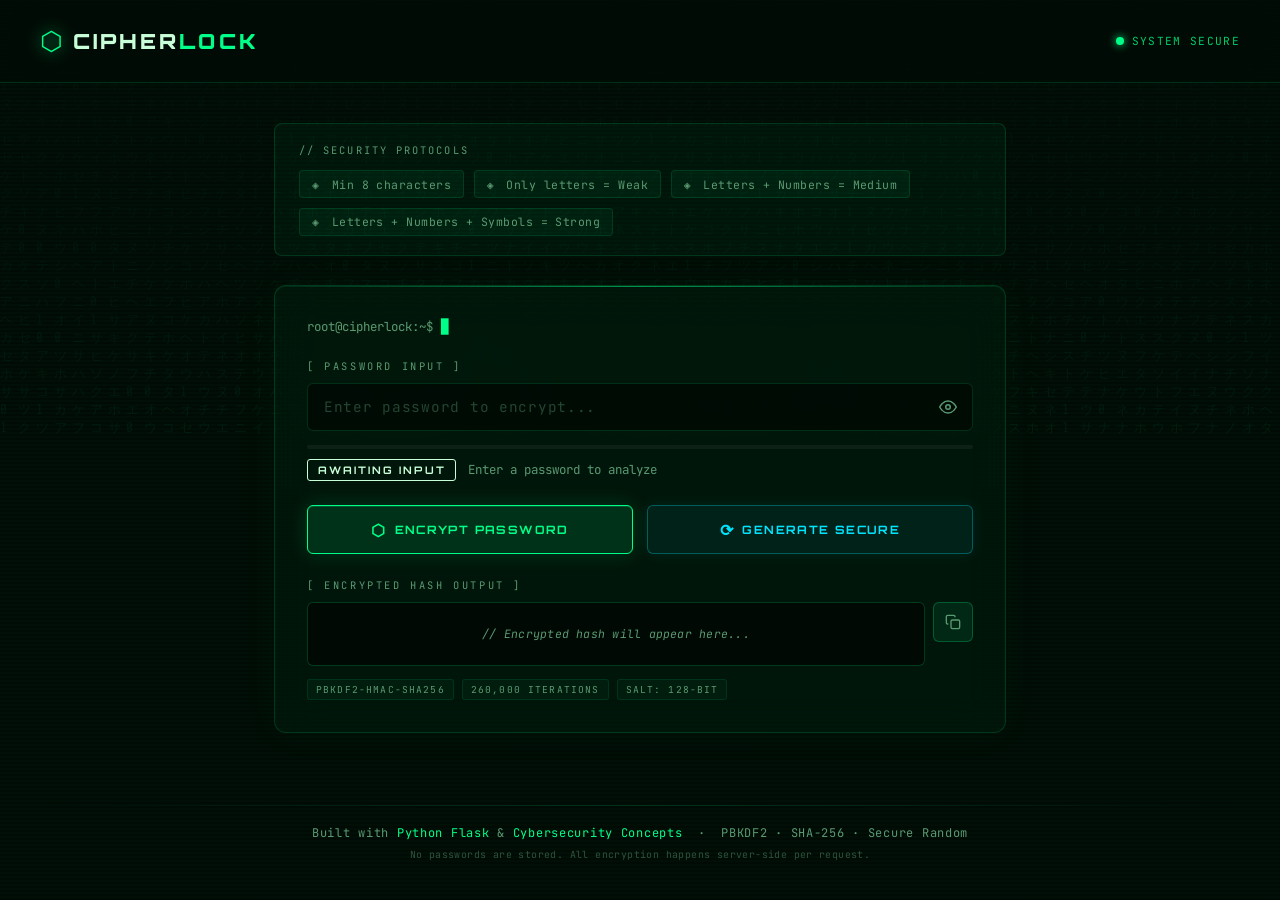
<file: index.html>
<!DOCTYPE html>
<html lang="en">
<head>
  <meta charset="UTF-8" />
  <meta name="viewport" content="width=device-width, initial-scale=1.0"/>
  <title>CipherLock — Password Encryptor</title>
  <link rel="preconnect" href="https://fonts.googleapis.com">
  <link href="https://fonts.googleapis.com/css2?family=Share+Tech+Mono&family=Orbitron:wght@400;700;900&family=JetBrains+Mono:wght@300;400;600&display=swap" rel="stylesheet">
  <link rel="stylesheet" href="/static/style.css">
</head>
<body>
  <canvas id="matrix-bg"></canvas>

  <div class="scanline"></div>

  <header>
    <div class="logo-wrap">
      <span class="logo-icon">⬡</span>
      <span class="logo-text">CIPHER<span class="logo-accent">LOCK</span></span>
    </div>
    <div class="header-status">
      <span class="status-dot"></span>
      <span class="status-text">SYSTEM SECURE</span>
    </div>
  </header>

  <main>
    <!-- Conditions Panel -->
    <section class="conditions-panel">
      <div class="panel-label">// SECURITY PROTOCOLS</div>
      <div class="conditions-grid">
        <div class="condition-chip" id="cond-length">
          <span class="chip-icon">◈</span> Min 8 characters
        </div>
        <div class="condition-chip" id="cond-weak">
          <span class="chip-icon">◈</span> Only letters = Weak
        </div>
        <div class="condition-chip" id="cond-medium">
          <span class="chip-icon">◈</span> Letters + Numbers = Medium
        </div>
        <div class="condition-chip" id="cond-strong">
          <span class="chip-icon">◈</span> Letters + Numbers + Symbols = Strong
        </div>
      </div>
    </section>

    <!-- Main Card -->
    <div class="card">
      <div class="card-header">
        <span class="terminal-prompt">root@cipherlock:~$</span>
        <span class="blink-cursor">█</span>
      </div>

      <!-- Input Section -->
      <div class="input-section">
        <label class="input-label">[ PASSWORD INPUT ]</label>
        <div class="input-wrapper">
          <input
            type="password"
            id="password-input"
            class="password-field"
            placeholder="Enter password to encrypt..."
            autocomplete="off"
            spellcheck="false"
          />
          <button class="toggle-btn" id="toggle-vis" title="Show/Hide">
            <svg id="eye-icon" viewBox="0 0 24 24" fill="none" stroke="currentColor" stroke-width="2">
              <path d="M1 12s4-8 11-8 11 8 11 8-4 8-11 8-11-8-11-8z"/>
              <circle cx="12" cy="12" r="3"/>
            </svg>
          </button>
        </div>

        <!-- Strength Meter -->
        <div class="strength-section">
          <div class="strength-bar-track">
            <div class="strength-bar-fill" id="strength-bar"></div>
          </div>
          <div class="strength-status" id="strength-status">
            <span class="strength-label" id="strength-label">AWAITING INPUT</span>
            <span class="strength-message" id="strength-message">Enter a password to analyze</span>
          </div>
        </div>
      </div>

      <!-- Action Buttons -->
      <div class="actions">
        <button class="btn btn-primary" id="encrypt-btn">
          <span class="btn-icon">⬡</span>
          ENCRYPT PASSWORD
        </button>
        <button class="btn btn-secondary" id="generate-btn">
          <span class="btn-icon">⟳</span>
          GENERATE SECURE
        </button>
      </div>

      <!-- Output Section -->
      <div class="output-section" id="output-section">
        <label class="input-label">[ ENCRYPTED HASH OUTPUT ]</label>
        <div class="output-wrapper">
          <div class="output-box" id="output-box">
            <span class="output-placeholder">// Encrypted hash will appear here...</span>
          </div>
          <button class="copy-btn" id="copy-btn" title="Copy to clipboard">
            <svg viewBox="0 0 24 24" fill="none" stroke="currentColor" stroke-width="2">
              <rect x="9" y="9" width="13" height="13" rx="2" ry="2"/>
              <path d="M5 15H4a2 2 0 0 1-2-2V4a2 2 0 0 1 2-2h9a2 2 0 0 1 2 2v1"/>
            </svg>
          </button>
        </div>
        <div class="hash-info">
          <span class="hash-tag">PBKDF2-HMAC-SHA256</span>
          <span class="hash-tag">260,000 ITERATIONS</span>
          <span class="hash-tag">SALT: 128-BIT</span>
        </div>
      </div>

      <!-- Loading Overlay -->
      <div class="loading-overlay" id="loading-overlay">
        <div class="loader-wrap">
          <div class="hex-loader">
            <div class="hex h1"></div>
            <div class="hex h2"></div>
            <div class="hex h3"></div>
          </div>
          <div class="loader-text" id="loader-text">ENCRYPTING...</div>
          <div class="loader-sub">Running PBKDF2-HMAC-SHA256</div>
        </div>
      </div>
    </div>

    <!-- Toast -->
    <div class="toast" id="toast">
      <span class="toast-icon">✓</span>
      <span class="toast-msg">Hash copied to clipboard!</span>
    </div>
  </main>

  <footer>
    <div class="footer-line"></div>
    <p class="footer-text">
      Built with <span class="accent">Python Flask</span> &amp; <span class="accent">Cybersecurity Concepts</span>
      &nbsp;·&nbsp; PBKDF2 · SHA-256 · Secure Random
    </p>
    <p class="footer-sub">No passwords are stored. All encryption happens server-side per request.</p>
  </footer>

  <script src="/static/script.js"></script>
</body>
</html>
</file>
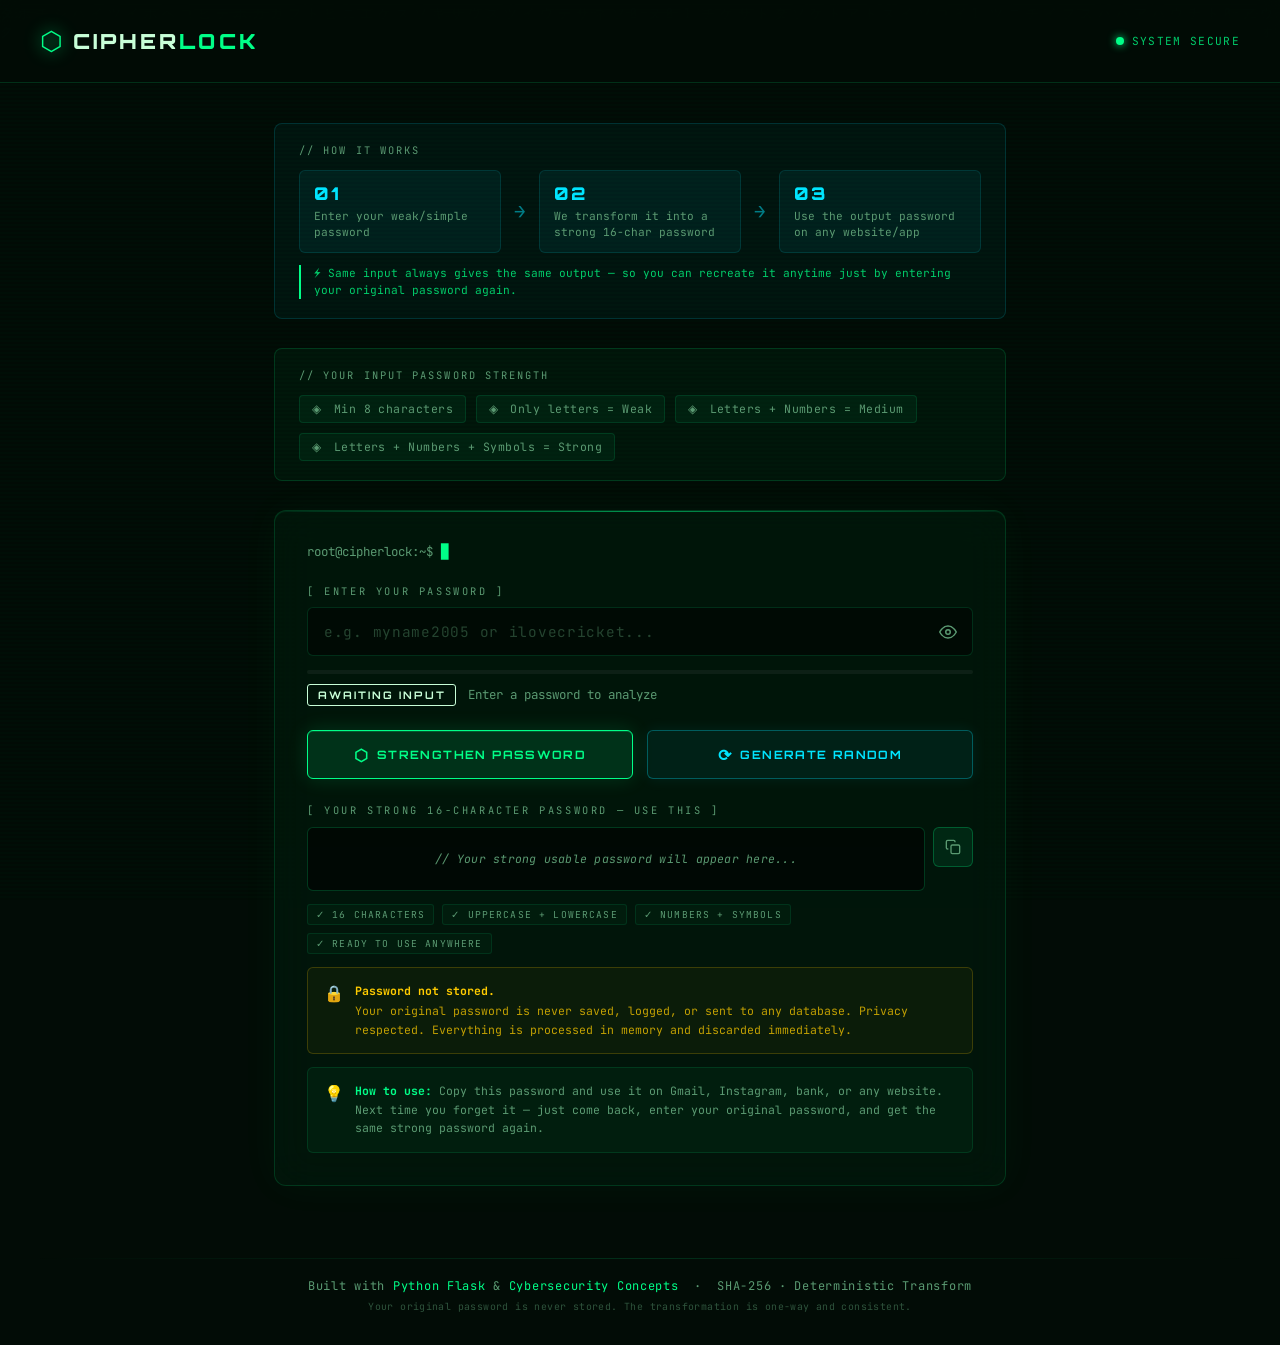
<file: templates/index.html>
<!DOCTYPE html>
<html lang="en">
<head>
  <meta charset="UTF-8" />
  <meta name="viewport" content="width=device-width, initial-scale=1.0"/>
  <title>CipherLock — Password Strengthener</title>
  <link rel="preconnect" href="https://fonts.googleapis.com">
  <link href="https://fonts.googleapis.com/css2?family=Share+Tech+Mono&family=Orbitron:wght@400;700;900&family=JetBrains+Mono:wght@300;400;600&display=swap" rel="stylesheet">
  <link rel="stylesheet" href="/static/style.css">
</head>
<body>
  <canvas id="matrix-bg"></canvas>
  <div class="scanline"></div>

  <header>
    <div class="logo-wrap">
      <span class="logo-icon">⬡</span>
      <span class="logo-text">CIPHER<span class="logo-accent">LOCK</span></span>
    </div>
    <div class="header-status">
      <span class="status-dot"></span>
      <span class="status-text">SYSTEM SECURE</span>
    </div>
  </header>

  <main>

    <!-- How it works banner -->
    <div class="how-it-works">
      <div class="panel-label">// HOW IT WORKS</div>
      <div class="steps-row">
        <div class="step">
          <span class="step-num">01</span>
          <span class="step-text">Enter your weak/simple password</span>
        </div>
        <div class="step-arrow">→</div>
        <div class="step">
          <span class="step-num">02</span>
          <span class="step-text">We transform it into a strong 16-char password</span>
        </div>
        <div class="step-arrow">→</div>
        <div class="step">
          <span class="step-num">03</span>
          <span class="step-text">Use the output password on any website/app</span>
        </div>
      </div>
      <p class="how-note">⚡ Same input always gives the same output — so you can recreate it anytime just by entering your original password again.</p>
    </div>

    <!-- Conditions Panel -->
    <section class="conditions-panel">
      <div class="panel-label">// YOUR INPUT PASSWORD STRENGTH</div>
      <div class="conditions-grid">
        <div class="condition-chip" id="cond-length"><span class="chip-icon">◈</span> Min 8 characters</div>
        <div class="condition-chip" id="cond-weak"><span class="chip-icon">◈</span> Only letters = Weak</div>
        <div class="condition-chip" id="cond-medium"><span class="chip-icon">◈</span> Letters + Numbers = Medium</div>
        <div class="condition-chip" id="cond-strong"><span class="chip-icon">◈</span> Letters + Numbers + Symbols = Strong</div>
      </div>
    </section>

    <!-- Main Card -->
    <div class="card">
      <div class="card-header">
        <span class="terminal-prompt">root@cipherlock:~$</span>
        <span class="blink-cursor">█</span>
      </div>

      <!-- Input -->
      <div class="input-section">
        <label class="input-label">[ ENTER YOUR PASSWORD ]</label>
        <div class="input-wrapper">
          <input
            type="password"
            id="password-input"
            class="password-field"
            placeholder="e.g. myname2005 or ilovecricket..."
            autocomplete="off"
            spellcheck="false"
          />
          <button class="toggle-btn" id="toggle-vis" title="Show/Hide">
            <svg id="eye-icon" viewBox="0 0 24 24" fill="none" stroke="currentColor" stroke-width="2">
              <path d="M1 12s4-8 11-8 11 8 11 8-4 8-11 8-11-8-11-8z"/>
              <circle cx="12" cy="12" r="3"/>
            </svg>
          </button>
        </div>

        <!-- Strength Meter -->
        <div class="strength-section">
          <div class="strength-bar-track">
            <div class="strength-bar-fill" id="strength-bar"></div>
          </div>
          <div class="strength-status">
            <span class="strength-label" id="strength-label">AWAITING INPUT</span>
            <span class="strength-message" id="strength-message">Enter a password to analyze</span>
          </div>
        </div>
      </div>

      <!-- Buttons -->
      <div class="actions">
        <button class="btn btn-primary" id="encrypt-btn">
          <span class="btn-icon">⬡</span>
          STRENGTHEN PASSWORD
        </button>
        <button class="btn btn-secondary" id="generate-btn">
          <span class="btn-icon">⟳</span>
          GENERATE RANDOM
        </button>
      </div>

      <!-- Output -->
      <div class="output-section" id="output-section">
        <label class="input-label">[ YOUR STRONG 16-CHARACTER PASSWORD — USE THIS ]</label>
        <div class="output-wrapper">
          <div class="output-box" id="output-box">
            <span class="output-placeholder">// Your strong usable password will appear here...</span>
          </div>
          <button class="copy-btn" id="copy-btn" title="Copy to clipboard">
            <svg viewBox="0 0 24 24" fill="none" stroke="currentColor" stroke-width="2">
              <rect x="9" y="9" width="13" height="13" rx="2" ry="2"/>
              <path d="M5 15H4a2 2 0 0 1-2-2V4a2 2 0 0 1 2-2h9a2 2 0 0 1 2 2v1"/>
            </svg>
          </button>
        </div>

        <!-- Output properties -->
        <div class="hash-info">
          <span class="hash-tag">✓ 16 CHARACTERS</span>
          <span class="hash-tag">✓ UPPERCASE + LOWERCASE</span>
          <span class="hash-tag">✓ NUMBERS + SYMBOLS</span>
          <span class="hash-tag">✓ READY TO USE ANYWHERE</span>
        </div>

        <!-- Privacy Notice -->
        <div class="privacy-notice">
          <span class="privacy-icon">🔒</span>
          <span class="privacy-text">
            <strong>Password not stored.</strong> Your original password is never saved, logged, or sent to any database. Privacy respected. Everything is processed in memory and discarded immediately.
          </span>
        </div>

        <!-- Tip box -->
        <div class="tip-box">
          <span class="tip-icon">💡</span>
          <span class="tip-text">
            <strong>How to use:</strong> Copy this password and use it on Gmail, Instagram, bank, or any website.
            Next time you forget it — just come back, enter your original password, and get the same strong password again.
          </span>
        </div>
      </div>

      <!-- Loading Overlay -->
      <div class="loading-overlay" id="loading-overlay">
        <div class="loader-wrap">
          <div class="hex-loader">
            <div class="hex h1"></div>
            <div class="hex h2"></div>
            <div class="hex h3"></div>
          </div>
          <div class="loader-text" id="loader-text">STRENGTHENING...</div>
          <div class="loader-sub">Transforming via SHA-256</div>
        </div>
      </div>
    </div>

    <!-- Toast -->
    <div class="toast" id="toast">
      <span class="toast-icon">✓</span>
      <span class="toast-msg">Password copied! Go paste it on your website.</span>
    </div>

  </main>

  <footer>
    <div class="footer-line"></div>
    <p class="footer-text">
      Built with <span class="accent">Python Flask</span> &amp; <span class="accent">Cybersecurity Concepts</span>
      &nbsp;·&nbsp; SHA-256 · Deterministic Transform
    </p>
    <p class="footer-sub">Your original password is never stored. The transformation is one-way and consistent.</p>
  </footer>

  <script src="/static/script.js"></script>
</body>
</html>
</file>
<file: static/style.css>
/* ===== RESET & BASE ===== */
*, *::before, *::after { box-sizing: border-box; margin: 0; padding: 0; }

:root {
  --green: #00ff88;
  --green-dim: #00cc6a;
  --green-glow: rgba(0,255,136,0.18);
  --green-faint: rgba(0,255,136,0.06);
  --red: #ff3366;
  --yellow: #ffcc00;
  --cyan: #00e5ff;
  --bg: #020c06;
  --bg2: #071410;
  --glass: rgba(0,255,136,0.04);
  --glass-border: rgba(0,255,136,0.15);
  --glass-border-hover: rgba(0,255,136,0.4);
  --text: #c8ffd8;
  --text-dim: #5a9a72;
  --font-mono: 'JetBrains Mono', 'Share Tech Mono', monospace;
  --font-display: 'Orbitron', monospace;
}

html { scroll-behavior: smooth; }

body {
  background: var(--bg);
  color: var(--text);
  font-family: var(--font-mono);
  min-height: 100vh;
  overflow-x: hidden;
  position: relative;
}

/* ===== MATRIX CANVAS ===== */
#matrix-bg {
  position: fixed;
  top: 0; left: 0;
  width: 100%; height: 100%;
  z-index: 0;
  opacity: 0.06;
  pointer-events: none;
}

/* ===== SCANLINE ===== */
.scanline {
  position: fixed;
  top: 0; left: 0;
  width: 100%; height: 100%;
  background: repeating-linear-gradient(
    0deg,
    transparent,
    transparent 2px,
    rgba(0,255,136,0.015) 2px,
    rgba(0,255,136,0.015) 4px
  );
  z-index: 1;
  pointer-events: none;
  animation: scanMove 8s linear infinite;
}

@keyframes scanMove {
  0% { background-position: 0 0; }
  100% { background-position: 0 100px; }
}

/* ===== HEADER ===== */
header {
  position: relative;
  z-index: 10;
  display: flex;
  align-items: center;
  justify-content: space-between;
  padding: 1.5rem 2.5rem;
  border-bottom: 1px solid var(--glass-border);
  background: rgba(2,12,6,0.85);
  backdrop-filter: blur(12px);
}

.logo-wrap {
  display: flex;
  align-items: center;
  gap: 0.6rem;
}

.logo-icon {
  font-size: 1.6rem;
  color: var(--green);
  filter: drop-shadow(0 0 8px var(--green));
  animation: hexPulse 2s ease-in-out infinite;
}

@keyframes hexPulse {
  0%,100% { filter: drop-shadow(0 0 8px var(--green)); }
  50% { filter: drop-shadow(0 0 20px var(--green)) drop-shadow(0 0 40px var(--green)); }
}

.logo-text {
  font-family: var(--font-display);
  font-size: 1.3rem;
  font-weight: 900;
  letter-spacing: 0.15em;
  color: var(--text);
}

.logo-accent { color: var(--green); }

.header-status {
  display: flex;
  align-items: center;
  gap: 0.5rem;
  font-size: 0.7rem;
  letter-spacing: 0.12em;
  color: var(--green-dim);
}

.status-dot {
  width: 8px; height: 8px;
  border-radius: 50%;
  background: var(--green);
  box-shadow: 0 0 8px var(--green);
  animation: blink 1.5s ease-in-out infinite;
}

@keyframes blink { 0%,100% { opacity: 1; } 50% { opacity: 0.2; } }

/* ===== MAIN ===== */
main {
  position: relative;
  z-index: 5;
  max-width: 780px;
  margin: 0 auto;
  padding: 2.5rem 1.5rem 3rem;
  display: flex;
  flex-direction: column;
  gap: 1.8rem;
}

/* ===== CONDITIONS PANEL ===== */
.conditions-panel {
  background: var(--glass);
  border: 1px solid var(--glass-border);
  border-radius: 8px;
  padding: 1.2rem 1.5rem;
}

.panel-label {
  font-size: 0.65rem;
  letter-spacing: 0.2em;
  color: var(--text-dim);
  margin-bottom: 0.8rem;
}

.conditions-grid {
  display: flex;
  flex-wrap: wrap;
  gap: 0.6rem;
}

.condition-chip {
  background: rgba(0,255,136,0.05);
  border: 1px solid rgba(0,255,136,0.12);
  border-radius: 4px;
  padding: 0.35rem 0.75rem;
  font-size: 0.72rem;
  letter-spacing: 0.04em;
  color: var(--text-dim);
  transition: all 0.3s ease;
}

.condition-chip .chip-icon { color: var(--text-dim); margin-right: 0.3rem; }

.condition-chip.active {
  background: rgba(0,255,136,0.12);
  border-color: var(--green);
  color: var(--green);
  box-shadow: 0 0 10px rgba(0,255,136,0.15);
}

.condition-chip.active .chip-icon { color: var(--green); }

/* ===== CARD ===== */
.card {
  position: relative;
  background: var(--glass);
  border: 1px solid var(--glass-border);
  border-radius: 12px;
  padding: 2rem;
  backdrop-filter: blur(20px);
  box-shadow:
    0 0 40px rgba(0,255,136,0.04),
    inset 0 1px 0 rgba(0,255,136,0.08);
  transition: border-color 0.3s;
  overflow: hidden;
}

.card:hover { border-color: var(--glass-border-hover); }

.card::before {
  content: '';
  position: absolute;
  top: 0; left: 0; right: 0;
  height: 1px;
  background: linear-gradient(90deg, transparent, var(--green), transparent);
  opacity: 0.5;
}

.card-header {
  display: flex;
  align-items: center;
  gap: 0.5rem;
  margin-bottom: 1.5rem;
  font-size: 0.78rem;
  color: var(--text-dim);
}

.blink-cursor {
  color: var(--green);
  animation: blink 1s step-end infinite;
}

/* ===== INPUT SECTION ===== */
.input-section { margin-bottom: 1.5rem; }

.input-label {
  display: block;
  font-size: 0.65rem;
  letter-spacing: 0.25em;
  color: var(--text-dim);
  margin-bottom: 0.6rem;
}

.input-wrapper {
  position: relative;
  display: flex;
  align-items: center;
}

.password-field {
  width: 100%;
  background: rgba(0,0,0,0.5);
  border: 1px solid var(--glass-border);
  border-radius: 6px;
  padding: 0.85rem 3rem 0.85rem 1rem;
  font-family: var(--font-mono);
  font-size: 0.9rem;
  color: var(--green);
  letter-spacing: 0.05em;
  outline: none;
  transition: all 0.3s ease;
  caret-color: var(--green);
}

.password-field::placeholder { color: rgba(90,154,114,0.4); }

.password-field:focus {
  border-color: var(--green);
  box-shadow: 0 0 0 2px rgba(0,255,136,0.1), 0 0 20px rgba(0,255,136,0.08);
}

.toggle-btn {
  position: absolute;
  right: 0.75rem;
  background: none;
  border: none;
  cursor: pointer;
  color: var(--text-dim);
  padding: 0.25rem;
  display: flex;
  align-items: center;
  transition: color 0.2s;
}

.toggle-btn svg { width: 18px; height: 18px; }
.toggle-btn:hover { color: var(--green); }

/* ===== STRENGTH METER ===== */
.strength-section { margin-top: 0.9rem; }

.strength-bar-track {
  height: 4px;
  background: rgba(255,255,255,0.05);
  border-radius: 2px;
  overflow: hidden;
  margin-bottom: 0.6rem;
}

.strength-bar-fill {
  height: 100%;
  width: 0%;
  border-radius: 2px;
  transition: width 0.5s cubic-bezier(0.4,0,0.2,1), background 0.3s;
  box-shadow: 0 0 8px currentColor;
}

.strength-bar-fill.level-critical { width: 5%; background: #ff3366; }
.strength-bar-fill.level-weak { width: 25%; background: #ff6633; }
.strength-bar-fill.level-medium { width: 60%; background: #ffcc00; }
.strength-bar-fill.level-strong { width: 100%; background: var(--green); box-shadow: 0 0 12px var(--green); }

.strength-status {
  display: flex;
  align-items: center;
  gap: 0.75rem;
  flex-wrap: wrap;
}

.strength-label {
  font-family: var(--font-display);
  font-size: 0.65rem;
  font-weight: 700;
  letter-spacing: 0.2em;
  padding: 0.2rem 0.6rem;
  border-radius: 3px;
  border: 1px solid;
  transition: all 0.3s;
}

.strength-label.level-critical { color: #ff3366; border-color: #ff3366; background: rgba(255,51,102,0.1); }
.strength-label.level-weak { color: #ff6633; border-color: #ff6633; background: rgba(255,102,51,0.1); }
.strength-label.level-medium { color: #ffcc00; border-color: #ffcc00; background: rgba(255,204,0,0.1); }
.strength-label.level-strong { color: var(--green); border-color: var(--green); background: rgba(0,255,136,0.1); }

.strength-message {
  font-size: 0.78rem;
  color: var(--text-dim);
  transition: all 0.3s;
}

/* ===== BUTTONS ===== */
.actions {
  display: flex;
  gap: 0.9rem;
  margin-bottom: 1.5rem;
  flex-wrap: wrap;
}

.btn {
  flex: 1;
  min-width: 160px;
  display: flex;
  align-items: center;
  justify-content: center;
  gap: 0.5rem;
  padding: 0.85rem 1.2rem;
  border-radius: 6px;
  font-family: var(--font-display);
  font-size: 0.72rem;
  font-weight: 700;
  letter-spacing: 0.12em;
  cursor: pointer;
  border: 1px solid;
  transition: all 0.25s ease;
  position: relative;
  overflow: hidden;
}

.btn::after {
  content: '';
  position: absolute;
  inset: 0;
  background: linear-gradient(135deg, rgba(255,255,255,0.08), transparent);
  opacity: 0;
  transition: opacity 0.2s;
}

.btn:hover::after { opacity: 1; }
.btn:active { transform: scale(0.97); }

.btn-primary {
  background: rgba(0,255,136,0.12);
  border-color: var(--green);
  color: var(--green);
  box-shadow: 0 0 20px rgba(0,255,136,0.15), inset 0 1px 0 rgba(0,255,136,0.2);
}

.btn-primary:hover {
  background: rgba(0,255,136,0.2);
  box-shadow: 0 0 30px rgba(0,255,136,0.3), inset 0 1px 0 rgba(0,255,136,0.3);
}

.btn-secondary {
  background: rgba(0,229,255,0.06);
  border-color: rgba(0,229,255,0.3);
  color: var(--cyan);
  box-shadow: 0 0 15px rgba(0,229,255,0.08);
}

.btn-secondary:hover {
  background: rgba(0,229,255,0.12);
  border-color: var(--cyan);
  box-shadow: 0 0 25px rgba(0,229,255,0.2);
}

.btn-icon { font-size: 1rem; }

/* ===== OUTPUT SECTION ===== */
.output-section {
  animation: fadeSlideIn 0.4s ease;
}

@keyframes fadeSlideIn {
  from { opacity: 0; transform: translateY(8px); }
  to { opacity: 1; transform: translateY(0); }
}

.output-wrapper {
  position: relative;
  display: flex;
  align-items: flex-start;
  gap: 0.5rem;
  margin-bottom: 0.8rem;
}

.output-box {
  flex: 1;
  background: rgba(0,0,0,0.6);
  border: 1px solid rgba(0,255,136,0.2);
  border-radius: 6px;
  padding: 1rem;
  font-size: 0.72rem;
  line-height: 1.7;
  word-break: break-all;
  color: var(--green);
  min-height: 80px;
  font-family: var(--font-mono);
  letter-spacing: 0.02em;
  position: relative;
}

.output-placeholder { color: var(--text-dim); font-style: italic; }

.copy-btn {
  background: rgba(0,255,136,0.08);
  border: 1px solid rgba(0,255,136,0.25);
  border-radius: 6px;
  width: 40px;
  height: 40px;
  display: flex;
  align-items: center;
  justify-content: center;
  cursor: pointer;
  color: var(--text-dim);
  transition: all 0.2s;
  flex-shrink: 0;
}

.copy-btn svg { width: 16px; height: 16px; }
.copy-btn:hover { background: rgba(0,255,136,0.18); border-color: var(--green); color: var(--green); }
.copy-btn.copied { background: rgba(0,255,136,0.25); border-color: var(--green); color: var(--green); }

.hash-info {
  display: flex;
  flex-wrap: wrap;
  gap: 0.5rem;
}

.hash-tag {
  font-size: 0.6rem;
  letter-spacing: 0.12em;
  color: var(--text-dim);
  padding: 0.2rem 0.5rem;
  border: 1px solid rgba(0,255,136,0.1);
  border-radius: 3px;
  background: rgba(0,255,136,0.03);
}

/* ===== LOADING OVERLAY ===== */
.loading-overlay {
  position: absolute;
  inset: 0;
  background: rgba(2,12,6,0.92);
  backdrop-filter: blur(8px);
  border-radius: 12px;
  display: flex;
  align-items: center;
  justify-content: center;
  z-index: 20;
  opacity: 0;
  pointer-events: none;
  transition: opacity 0.3s;
}

.loading-overlay.visible { opacity: 1; pointer-events: all; }

.loader-wrap { text-align: center; }

.hex-loader {
  display: flex;
  gap: 8px;
  justify-content: center;
  margin-bottom: 1.2rem;
}

.hex {
  width: 14px;
  height: 14px;
  background: var(--green);
  border-radius: 2px;
  animation: hexBounce 0.8s ease-in-out infinite;
  box-shadow: 0 0 12px var(--green);
}

.hex.h1 { animation-delay: 0s; }
.hex.h2 { animation-delay: 0.15s; }
.hex.h3 { animation-delay: 0.3s; }

@keyframes hexBounce {
  0%,100% { transform: scaleY(1); opacity: 0.6; }
  50% { transform: scaleY(2); opacity: 1; }
}

.loader-text {
  font-family: var(--font-display);
  font-size: 0.85rem;
  letter-spacing: 0.25em;
  color: var(--green);
  margin-bottom: 0.4rem;
}

.loader-sub {
  font-size: 0.65rem;
  color: var(--text-dim);
  letter-spacing: 0.1em;
}

/* ===== TOAST ===== */
.toast {
  position: fixed;
  bottom: 2rem;
  right: 2rem;
  background: rgba(0,255,136,0.12);
  border: 1px solid var(--green);
  border-radius: 8px;
  padding: 0.75rem 1.2rem;
  display: flex;
  align-items: center;
  gap: 0.6rem;
  font-size: 0.8rem;
  color: var(--green);
  box-shadow: 0 0 30px rgba(0,255,136,0.2);
  z-index: 100;
  transform: translateY(80px);
  opacity: 0;
  transition: all 0.35s cubic-bezier(0.34,1.56,0.64,1);
  pointer-events: none;
}

.toast.show { transform: translateY(0); opacity: 1; }
.toast-icon { font-size: 1rem; }

/* ===== FOOTER ===== */
footer {
  position: relative;
  z-index: 5;
  padding: 1.5rem 2rem 2rem;
  text-align: center;
}

.footer-line {
  width: 100%;
  height: 1px;
  background: linear-gradient(90deg, transparent, var(--glass-border), transparent);
  margin-bottom: 1.2rem;
}

.footer-text {
  font-size: 0.75rem;
  color: var(--text-dim);
  letter-spacing: 0.06em;
  margin-bottom: 0.4rem;
}

.footer-sub {
  font-size: 0.62rem;
  color: rgba(90,154,114,0.5);
  letter-spacing: 0.04em;
}

.accent { color: var(--green); }

/* ===== RESPONSIVE ===== */
@media (max-width: 600px) {
  header { padding: 1rem 1.2rem; }
  .logo-text { font-size: 1rem; }
  main { padding: 1.5rem 1rem 2rem; }
  .card { padding: 1.4rem; }
  .actions { flex-direction: column; }
  .btn { min-width: unset; }
  .toast { right: 1rem; left: 1rem; }
  .conditions-grid { flex-direction: column; }
}

/* ===== HOW IT WORKS ===== */
.how-it-works {
  background: rgba(0,229,255,0.04);
  border: 1px solid rgba(0,229,255,0.15);
  border-radius: 8px;
  padding: 1.2rem 1.5rem;
}

.steps-row {
  display: flex;
  align-items: center;
  gap: 0.8rem;
  flex-wrap: wrap;
  margin: 0.8rem 0;
}

.step {
  flex: 1;
  min-width: 140px;
  display: flex;
  flex-direction: column;
  gap: 0.3rem;
  background: rgba(0,229,255,0.06);
  border: 1px solid rgba(0,229,255,0.12);
  border-radius: 6px;
  padding: 0.7rem 0.9rem;
}

.step-num {
  font-family: var(--font-display);
  font-size: 1.1rem;
  font-weight: 900;
  color: var(--cyan);
  letter-spacing: 0.1em;
}

.step-text {
  font-size: 0.7rem;
  color: var(--text-dim);
  line-height: 1.4;
}

.step-arrow {
  color: var(--cyan);
  font-size: 1.2rem;
  opacity: 0.5;
}

.how-note {
  font-size: 0.7rem;
  color: var(--green-dim);
  margin-top: 0.5rem;
  line-height: 1.5;
  border-left: 2px solid var(--green);
  padding-left: 0.8rem;
}

/* ===== TIP BOX ===== */
.tip-box {
  display: flex;
  gap: 0.7rem;
  align-items: flex-start;
  background: rgba(0,255,136,0.04);
  border: 1px solid rgba(0,255,136,0.12);
  border-radius: 6px;
  padding: 0.9rem 1rem;
  margin-top: 0.8rem;
}

.tip-icon { font-size: 1rem; flex-shrink: 0; margin-top: 1px; }

.tip-text {
  font-size: 0.72rem;
  color: var(--text-dim);
  line-height: 1.6;
}

.tip-text strong { color: var(--green); }

/* ===== OUTPUT BOX large text ===== */
.output-box {
  font-size: 1.3rem !important;
  font-weight: 600;
  letter-spacing: 0.08em;
  text-align: center;
  display: flex;
  align-items: center;
  justify-content: center;
  min-height: 64px !important;
}

.output-placeholder {
  font-size: 0.72rem !important;
  font-weight: 400;
  letter-spacing: 0.02em;
}

/* ===== PRIVACY NOTICE ===== */
.privacy-notice {
  display: flex;
  gap: 0.7rem;
  align-items: flex-start;
  background: rgba(255, 204, 0, 0.04);
  border: 1px solid rgba(255, 204, 0, 0.2);
  border-radius: 6px;
  padding: 0.85rem 1rem;
  margin-top: 0.8rem;
  animation: fadeSlideIn 0.4s ease;
}

.privacy-icon { font-size: 1rem; flex-shrink: 0; margin-top: 1px; }

.privacy-text {
  font-size: 0.72rem;
  color: rgba(255, 204, 0, 0.75);
  line-height: 1.6;
}

.privacy-text strong {
  color: #ffcc00;
  display: block;
  margin-bottom: 0.15rem;
}
</file>
